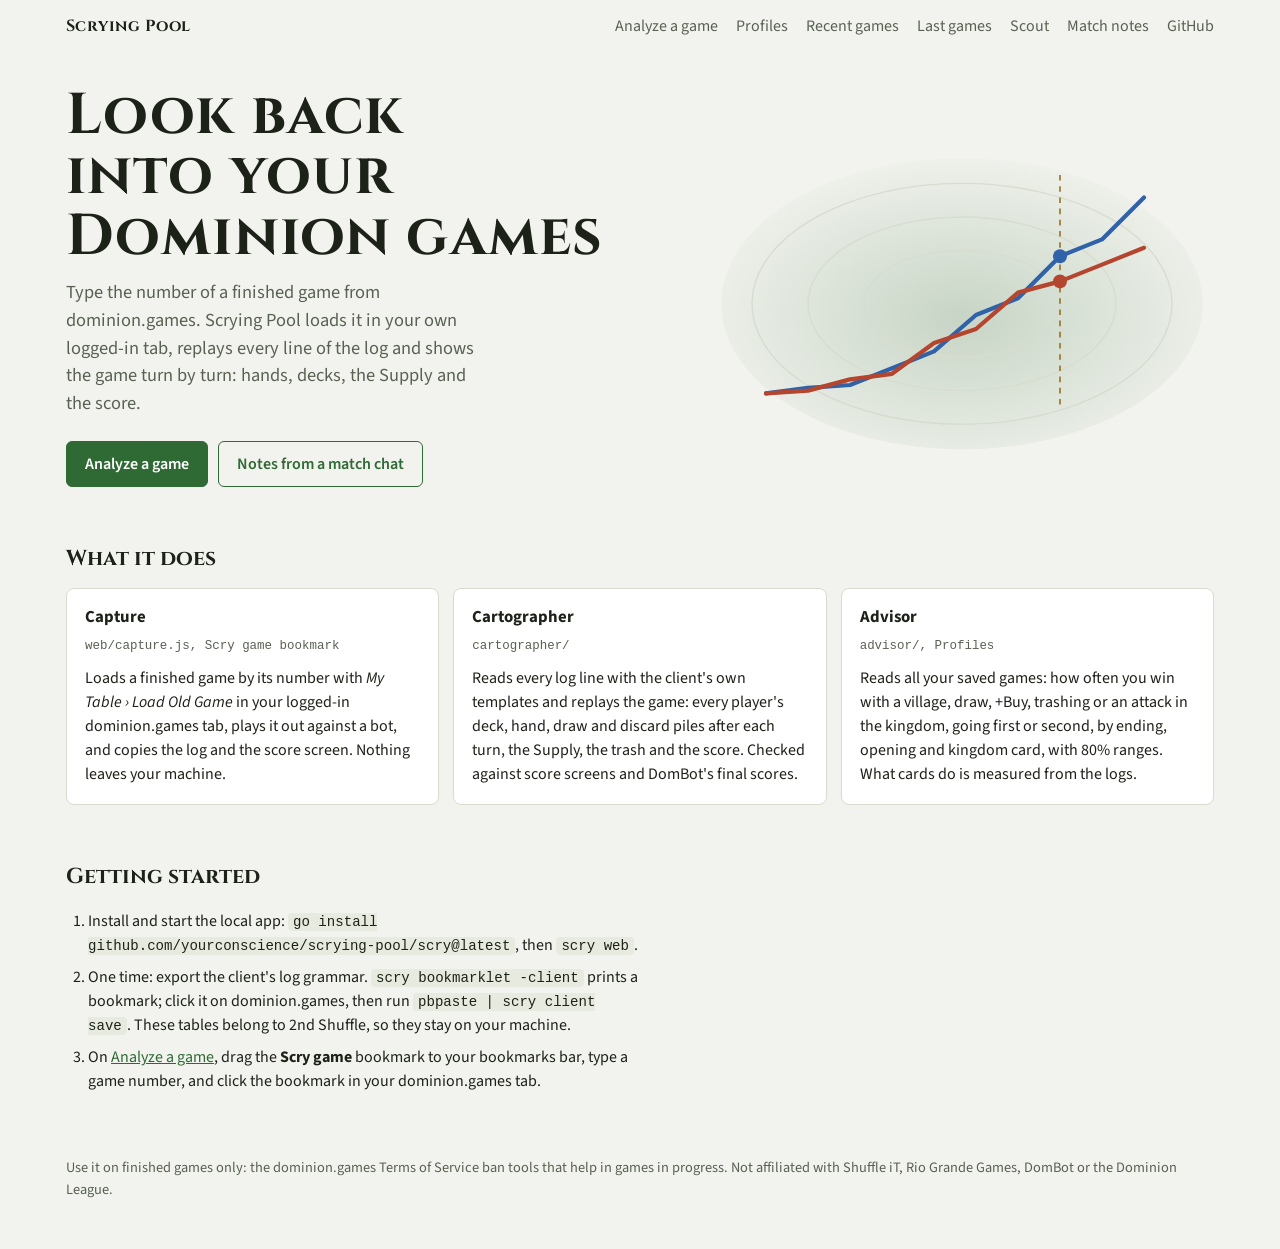
<file: scry/web/index.html>
<!doctype html>
<html lang="en">
<head>
<meta charset="utf-8">
<meta name="viewport" content="width=device-width, initial-scale=1">
<title>Scrying Pool</title>
<link rel="preconnect" href="https://fonts.googleapis.com">
<link rel="stylesheet" href="https://fonts.googleapis.com/css2?family=Cinzel:wght@600;700&family=Source+Sans+3:wght@400;600;700&display=swap">
<link rel="stylesheet" href="style.css">
</head>
<body>
<nav class="top">
  <a class="brand" href="/">Scrying Pool</a>
  <a href="analyze.html">Analyze a game</a>
  <a href="insights.html">Profiles</a>
  <a href="recent.html">Recent games</a>
  <a class="local-only" href="games.html">Last games</a>
  <a class="local-only" href="scout.html">Scout</a>
  <a href="notes.html">Match notes</a>
  <a href="https://github.com/yourconscience/scrying-pool">GitHub</a>
</nav>

<section class="hero">
  <div>
    <h1>Look back into your Dominion games</h1>
    <p class="lede">Type the number of a finished game from dominion.games. Scrying Pool loads it in your own logged-in tab, replays every line of the log and shows the game turn by turn: hands, decks, the Supply and the score.</p>
    <div class="cta">
      <a class="primary" href="analyze.html">Analyze a game</a>
      <a href="notes.html">Notes from a match chat</a>
    </div>
  </div>
  <svg viewBox="0 0 360 240" role="img" aria-label="Two players' VP rising over the turns of a game">
    <defs>
      <radialGradient id="pool" cx="50%" cy="55%" r="60%">
        <stop offset="0" stop-color="var(--victory)" stop-opacity="0.22"/>
        <stop offset="1" stop-color="var(--victory)" stop-opacity="0"/>
      </radialGradient>
    </defs>
    <ellipse cx="180" cy="132" rx="172" ry="104" fill="url(#pool)"/>
    <g fill="none" stroke="var(--rule)" stroke-width="1">
      <ellipse cx="180" cy="132" rx="150" ry="86"/>
      <ellipse cx="180" cy="132" rx="110" ry="62"/>
      <ellipse cx="180" cy="132" rx="70" ry="38"/>
    </g>
    <g fill="none" stroke-width="3" stroke-linecap="round" stroke-linejoin="round">
      <polyline stroke="var(--p0)" points="40,196 70,192 100,190 130,178 160,166 190,140 220,128 250,98 280,86 310,56"/>
      <polyline stroke="var(--p1)" points="40,196 70,194 100,186 130,182 160,160 190,150 220,124 250,116 280,104 310,92"/>
    </g>
    <line x1="250" y1="40" x2="250" y2="206" stroke="var(--treasure)" stroke-dasharray="4 4"/>
    <circle cx="250" cy="98" r="5" fill="var(--p0)"/>
    <circle cx="250" cy="116" r="5" fill="var(--p1)"/>
  </svg>
</section>

<section class="modules" aria-labelledby="modules">
  <h2 id="modules">What it does</h2>
  <div class="module-grid">
    <article class="module">
      <h3>Capture</h3>
      <span class="tag">web/capture.js, Scry game bookmark</span>
      <p>Loads a finished game by its number with <em>My Table › Load Old Game</em> in your logged-in dominion.games tab, plays it out against a bot, and copies the log and the score screen. Nothing leaves your machine.</p>
    </article>
    <article class="module">
      <h3>Cartographer</h3>
      <span class="tag">cartographer/</span>
      <p>Reads every log line with the client's own templates and replays the game: every player's deck, hand, draw and discard piles after each turn, the Supply, the trash and the score. Checked against score screens and DomBot's final scores.</p>
    </article>
    <article class="module">
      <h3>Advisor</h3>
      <span class="tag">advisor/, Profiles</span>
      <p>Reads all your saved games: how often you win with a village, draw, +Buy, trashing or an attack in the kingdom, going first or second, by ending, opening and kingdom card, with 80% ranges. What cards do is measured from the logs.</p>
    </article>
  </div>
</section>

<section class="steps" aria-labelledby="start">
  <h2 id="start">Getting started</h2>
  <ol>
    <li>Install and start the local app: <code>go install github.com/yourconscience/scrying-pool/scry@latest</code>, then <code>scry web</code>.</li>
    <li>One time: export the client's log grammar. <code>scry bookmarklet -client</code> prints a bookmark; click it on dominion.games, then run <code>pbpaste | scry client save</code>. These tables belong to 2nd Shuffle, so they stay on your machine.</li>
    <li>On <a href="analyze.html">Analyze a game</a>, drag the <strong>Scry game</strong> bookmark to your bookmarks bar, type a game number, and click the bookmark in your dominion.games tab.</li>
  </ol>
</section>

<footer class="site-foot">
  Use it on finished games only: the dominion.games Terms of Service ban tools that help in games in progress. Not affiliated with Shuffle iT, Rio Grande Games, DomBot or the Dominion League.
</footer>
</body>
</html>
</file>
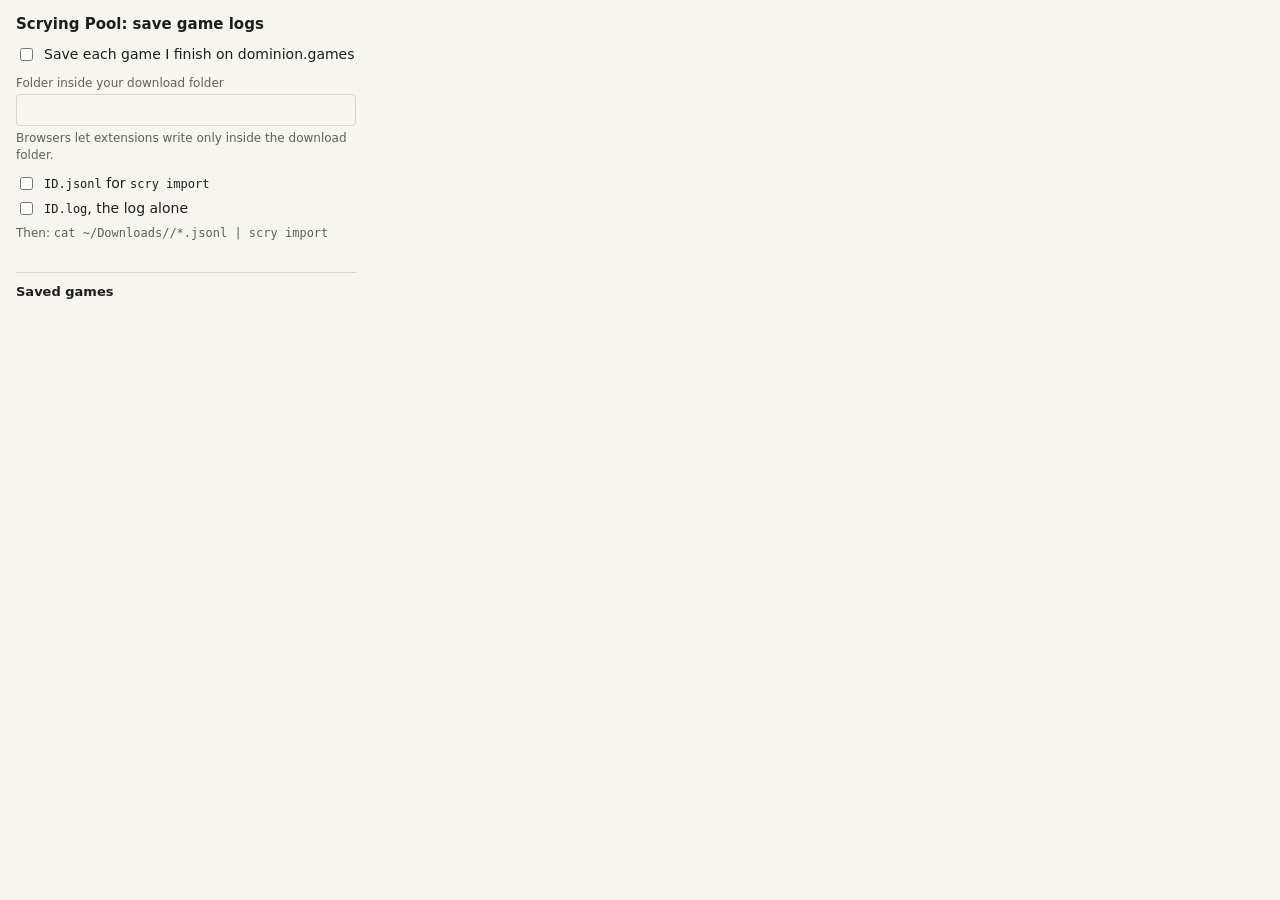
<file: extension/popup.html>
<!doctype html>
<html lang="en">
<head>
<meta charset="utf-8">
<meta name="viewport" content="width=device-width, initial-scale=1">
<title>Scrying Pool</title>
<style>
  :root { --bg: #f6f5f0; --fg: #1c201a; --muted: #5d6357; --line: #d8d6cc; --ok: #3d6b35; --bad: #b3261e; }
  @media (prefers-color-scheme: dark) { :root { --bg: #1c201a; --fg: #e5e8de; --muted: #9aa092; --line: #343a30; --ok: #8fc283; --bad: #f2b8b5; } }
  body { margin: 0; padding: 14px 16px; width: 340px; background: var(--bg); color: var(--fg); font: 14px/1.4 system-ui, sans-serif; }
  h1 { font-size: 15px; margin: 0 0 10px; }
  label { display: flex; gap: 8px; align-items: center; margin: 6px 0; }
  .field { display: block; margin: 10px 0; }
  .field span { display: block; color: var(--muted); font-size: 12px; margin-bottom: 3px; }
  input[type=text] { width: 100%; box-sizing: border-box; padding: 5px 7px; border: 1px solid var(--line); border-radius: 4px; background: transparent; color: inherit; font: inherit; }
  .hint { color: var(--muted); font-size: 12px; margin: 4px 0 0; }
  code { font-size: 12px; }
  h2 { font-size: 13px; margin: 14px 0 6px; border-top: 1px solid var(--line); padding-top: 10px; }
  ol { margin: 0; padding: 0; list-style: none; }
  li { padding: 4px 0; border-bottom: 1px solid var(--line); font-size: 13px; }
  li small { color: var(--muted); }
  .error { color: var(--bad); }
  #status { color: var(--ok); font-size: 12px; min-height: 16px; }
  #status.warn { color: var(--bad); }
  button { font: inherit; font-size: 12px; margin-top: 3px; }
</style>
</head>
<body>
<h1>Scrying Pool: save game logs</h1>
<label><input type="checkbox" id="enabled"> Save each game I finish on dominion.games</label>
<div class="field">
  <span>Folder inside your download folder</span>
  <input type="text" id="folder" spellcheck="false">
  <p class="hint">Browsers let extensions write only inside the download folder.</p>
</div>
<label><input type="checkbox" id="jsonl"> <span><code>ID.jsonl</code> for <code>scry import</code></span></label>
<label><input type="checkbox" id="log"> <span><code>ID.log</code>, the log alone</span></label>
<p class="hint">Then: <code>cat ~/Downloads/<span id="folder-hint"></span>/*.jsonl | scry import</code></p>
<div id="status"></div>
<div id="failed-box" hidden>
  <h2>Not saved</h2>
  <ol id="failed"></ol>
</div>
<h2>Saved games</h2>
<ol id="saved"></ol>
<script type="module" src="popup.js"></script>
</body>
</html>
</file>
<file: scry/web/style.css>
/* Layout: one reading column; form on top, notes below. Palette from Dominion's card frames:
   Victory green for actions, Treasure gold for the players' names, parchment-grey paper. */
:root {
  --paper: #f2f3ee;
  --panel: #ffffff;
  --ink: #1d2219;
  --muted: #586152;
  --rule: #d8dccf;
  --victory: #2f6a35;
  --on-victory: #ffffff;
  --treasure: #8a6100;
  --warn: #f6ecc9;
  --code: #e7eadf;
  --p0: #2f62a8;
  --p1: #b4462f;
  --p2: #6b4fa0;
  --p3: #1f7a6d;
  --display: "Cinzel", "Trajan Pro", Georgia, serif;
  --body: "Source Sans 3", "Segoe UI", system-ui, -apple-system, sans-serif;
  --mono: ui-monospace, SFMono-Regular, Menlo, monospace;
}
@media (prefers-color-scheme: dark) {
  :root:not([data-theme="light"]) {
    --paper: #121510;
    --panel: #1b1f18;
    --ink: #edf0e7;
    --muted: #a7af9c;
    --rule: #343a2e;
    --victory: #8acd7f;
    --on-victory: #10140e;
    --treasure: #e6b94f;
    --warn: #3a3420;
    --code: #262b22;
    --p0: #7aa7e8;
    --p1: #ee8a6f;
    --p2: #b49be0;
    --p3: #5cc3b2;
    color-scheme: dark;
  }
}
:root[data-theme="dark"] {
  --paper: #121510;
  --panel: #1b1f18;
  --ink: #edf0e7;
  --muted: #a7af9c;
  --rule: #343a2e;
  --victory: #8acd7f;
  --on-victory: #10140e;
  --treasure: #e6b94f;
  --warn: #3a3420;
  --code: #262b22;
  --p0: #7aa7e8;
  --p1: #ee8a6f;
  --p2: #b49be0;
  --p3: #5cc3b2;
  color-scheme: dark;
}
* { box-sizing: border-box; }
[hidden] { display: none !important; }
body {
  margin: 0;
  background: var(--paper);
  color: var(--ink);
  font: 16px/1.5 var(--body);
}
/* every page: the same 1180px column as the navigation and the footer */
header, main { max-width: 1180px; margin: 0 auto; padding-inline: 16px; }
header { padding-block: 32px 8px; }
h1, article h1, article h2 { font-family: var(--display); font-weight: 700; letter-spacing: 0.02em; text-wrap: balance; }
header h1 { margin: 0 0 4px; font-size: 2rem; }
header p, .note { margin: 0 0 20px; color: var(--muted); max-width: 65ch; }
code { font-family: var(--mono); font-size: 0.9em; }
::placeholder { color: var(--muted); opacity: 1; }
a { color: var(--victory); }
label { display: block; font-weight: 600; margin-bottom: 6px; }
.hint { font-weight: 400; color: var(--muted); font-size: 0.9em; }
textarea {
  width: 100%;
  padding: 10px;
  border: 1px solid var(--rule);
  border-radius: 6px;
  background: var(--panel);
  color: var(--ink);
  font: 13px/1.45 var(--mono);
  resize: vertical;
}
textarea:focus-visible, button:focus-visible { outline: 2px solid var(--victory); outline-offset: 2px; }
fieldset { border: 1px solid var(--rule); border-radius: 6px; margin: 16px 0; padding: 10px 14px 14px; }
legend { font-weight: 600; padding: 0 6px; }
label.check { display: flex; gap: 8px; align-items: baseline; font-weight: 400; }
details { margin-top: 8px; }
summary { cursor: pointer; color: var(--muted); margin-bottom: 8px; }
.buttons, .toolbar { display: flex; gap: 8px; flex-wrap: wrap; align-items: center; }
button {
  border: 1px solid var(--victory);
  background: var(--victory);
  color: var(--on-victory);
  padding: 8px 16px;
  border-radius: 6px;
  font: inherit;
  cursor: pointer;
}
button.secondary { background: transparent; color: var(--victory); }
button:disabled { opacity: 0.6; cursor: progress; }
#output { margin-block: 32px 64px; }
.toolbar { margin-bottom: 12px; }
#source { color: var(--muted); margin-right: auto; }
.warning, #error { background: var(--warn); color: var(--ink); padding: 10px 14px; border-radius: 6px; }
#error { margin-block: 16px; }
article, #source-md {
  background: var(--panel);
  border: 1px solid var(--rule);
  border-radius: 6px;
  padding: 8px 24px 24px;
  overflow-x: auto;
  min-width: 0;
}
#source-md { white-space: pre-wrap; font: 13px/1.45 var(--mono); padding: 16px; margin: 0; }
article h1 { font-size: 1.6rem; }
article h2 { font-size: 1.2rem; margin-top: 32px; padding-top: 16px; border-top: 1px solid var(--rule); }
/* a wide table scrolls by itself instead of the whole article */
article table { display: block; max-width: 100%; overflow-x: auto; border-collapse: collapse; font-size: 0.92em; font-variant-numeric: tabular-nums; }
article th, article td { border: 1px solid var(--rule); padding: 4px 10px; }
article code { background: var(--code); padding: 1px 5px; border-radius: 4px; font: 0.85em var(--mono); }
article ul { padding-left: 20px; }
article li { margin: 2px 0; }
article li > strong:first-child { color: var(--treasure); }
@media (max-width: 600px) {
  article { padding: 4px 12px 16px; }
}
@media (max-width: 800px) {
  header h1 { font-size: 1.6rem; }
}
@media (prefers-reduced-motion: reduce) {
  * { scroll-behavior: auto !important; }
}

/* Kingdom viewer. Tiles carry their own card-frame colours (the same in both themes),
   with dark ink on light frames and light ink on Night cards. */
.kingdom { display: grid; gap: 10px; margin-block: 4px 18px; }
.piles { display: grid; gap: 8px; grid-template-columns: repeat(auto-fill, minmax(104px, 1fr)); }
.landscapes { display: grid; gap: 8px; grid-template-columns: repeat(auto-fill, minmax(190px, 1fr)); }
.tile {
  --ink: #1f1d18;
  display: grid;
  grid-template-rows: auto auto 1fr;
  min-width: 0;
  border-radius: 6px;
  overflow: hidden;
  text-decoration: none;
  color: var(--ink);
  background: var(--f1);
  box-shadow: inset 0 -4px 0 var(--f2);
  border: 1px solid rgba(0, 0, 0, 0.25);
  font-size: 0.8rem;
  line-height: 1.25;
}
.tile.dark { --ink: #f3f0e8; }
.tile:hover, .tile:focus-visible { outline: 2px solid var(--victory); outline-offset: 1px; }
.tile .art {
  position: relative;
  display: block;
  aspect-ratio: 4 / 3;
  max-width: 100%;
  background: rgba(255, 255, 255, 0.35);
}
.tile.landscape .art { aspect-ratio: 2 / 1; }
.tile .art img { position: absolute; inset: 0; width: 100%; height: 100%; object-fit: cover; }
.tile .set {
  position: absolute;
  left: 6px;
  bottom: 4px;
  font-size: 0.68rem;
  letter-spacing: 0.04em;
  text-transform: uppercase;
  opacity: 0.7;
}
.tile .art img + .set { display: none; }
.tile .name {
  font-weight: 650;
  font-size: 0.8rem;
  padding: 5px 6px 2px;
  overflow-wrap: break-word;
  hyphens: auto;
}
.tile .foot { display: flex; gap: 6px; align-items: center; padding: 2px 6px 6px; min-width: 0; }
.tile .types { font-size: 0.68rem; opacity: 0.85; overflow: hidden; text-overflow: ellipsis; white-space: nowrap; }
.cost { display: inline-flex; gap: 2px; flex: none; font-variant-numeric: tabular-nums; }
.cost > span {
  display: inline-grid;
  place-items: center;
  min-width: 20px;
  height: 20px;
  padding-inline: 3px;
  font-weight: 700;
  font-size: 0.72rem;
  color: #1f1d18;
}
.coin { border-radius: 50%; background: #f2c83b; border: 1px solid #a07b10; }
.potion { border-radius: 50% 50% 45% 45%; background: #3f6fb8; border: 1px solid #2c4f86; color: #fff !important; }
.debt { clip-path: polygon(25% 0, 75% 0, 100% 50%, 75% 100%, 25% 100%, 0 50%); background: #c98b5a; }

/* Without art (hosted page): one-line chips, two per row on a phone. */
.kingdom:has(.chip) .piles, .kingdom:has(.chip) .landscapes { grid-template-columns: repeat(auto-fill, minmax(min(100%, 140px), 1fr)); gap: 6px; }
.tile.chip {
  display: flex;
  gap: 8px;
  align-items: center;
  padding: 6px 8px 6px 10px;
  box-shadow: inset 5px 0 0 var(--f2);
}
.tile.chip .cost { min-width: 20px; }
.tile.chip .info { display: grid; min-width: 0; }
.tile.chip .name { padding: 0; font-size: 0.86rem; line-height: 1.2; }
.tile.chip .meta { font-size: 0.7rem; opacity: 0.78; overflow: hidden; text-overflow: ellipsis; white-space: nowrap; }

/* Site navigation and footer, the same on every page. A static copy of a page
   (scry site, cmd/buildsite) has body.static and hides the links to pages it lacks. */
.static .local-only { display: none !important; }
.top {
  display: flex;
  gap: 4px 18px;
  flex-wrap: wrap;
  align-items: baseline;
  max-width: 1180px;
  margin: 0 auto;
  padding: 14px 16px 0;
}
.top a { color: var(--muted); text-decoration: none; }
.top a:hover, .top a[aria-current="page"] { color: var(--ink); }
.top .brand { font-family: var(--display); font-weight: 700; color: var(--ink); margin-right: auto; letter-spacing: 0.03em; }

/* Landing page */
.hero { max-width: 1180px; margin: 0 auto; padding: 48px 16px 24px; display: grid; gap: 28px; grid-template-columns: minmax(0, 1.1fr) minmax(0, 0.9fr); align-items: center; }
.hero h1 { font-family: var(--display); font-size: clamp(2.2rem, 6vw, 3.6rem); line-height: 1.05; margin: 0 0 12px; }
.hero .lede { font-size: 1.15rem; color: var(--muted); max-width: 46ch; margin: 0 0 24px; }
.hero svg { width: 100%; height: auto; }
.cta { display: flex; gap: 10px; flex-wrap: wrap; }
.cta a { text-decoration: none; padding: 10px 18px; border-radius: 6px; border: 1px solid var(--victory); font-weight: 600; }
.cta a.primary { background: var(--victory); color: var(--on-victory); }
.modules, .steps { max-width: 1180px; margin: 0 auto; padding: 8px 16px 24px; }
.modules h2, .steps h2 { font-family: var(--display); font-size: 1.35rem; margin: 24px 0 12px; }
.module-grid { display: grid; gap: 14px; grid-template-columns: repeat(auto-fit, minmax(240px, 1fr)); }
.module { background: var(--panel); border: 1px solid var(--rule); border-radius: 8px; padding: 16px 18px 18px; }
.module h3 { margin: 0 0 2px; font-size: 1.05rem; }
.module .tag { font: 0.78rem var(--mono); color: var(--muted); }
.module p { margin: 10px 0 0; }
.module.soon { border-style: dashed; }
.steps ol { padding-left: 22px; max-width: 72ch; }
.steps li { margin: 8px 0; }
.steps code, .module code { font: 0.88em var(--mono); background: var(--code); padding: 1px 5px; border-radius: 4px; }
/* a bookmark to drag to the bookmarks bar (Scry game, Recent games), and a pulsing "waiting" dot */
.bookmark { display: inline-block; padding: 3px 12px; border-radius: 14px; background: var(--treasure); color: var(--paper); font-weight: 700; text-decoration: none; cursor: grab; }
.dot { width: 9px; height: 9px; border-radius: 50%; background: var(--victory); animation: pulse 1.4s ease-in-out infinite; flex: none; }
@keyframes pulse { 50% { opacity: 0.25; } }
@media (prefers-reduced-motion: reduce) { .dot { animation: none; } }
.site-foot { max-width: 1180px; margin: 0 auto; padding: 24px 16px 48px; color: var(--muted); font-size: 0.9rem; }
@media (max-width: 760px) {
  .hero { grid-template-columns: 1fr; padding-top: 28px; }
  .hero svg { max-width: 420px; }
}
</file>
